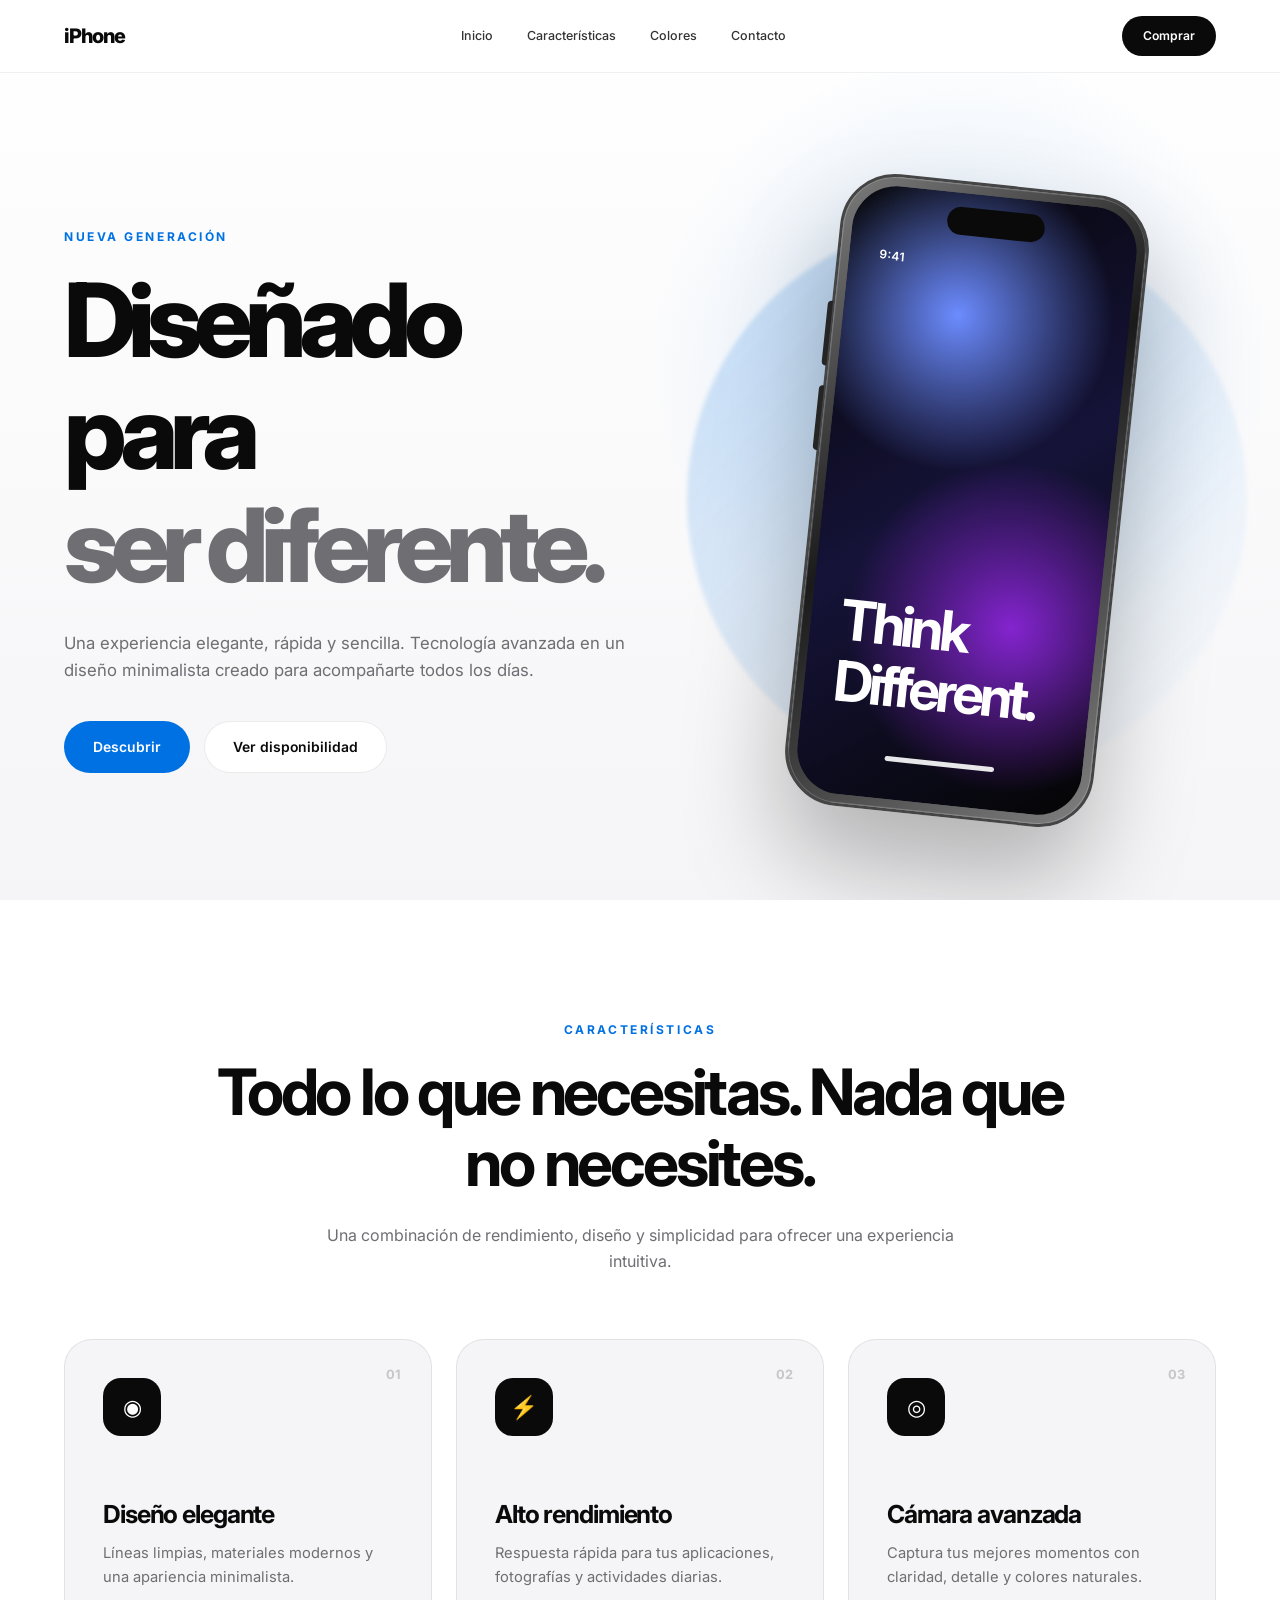
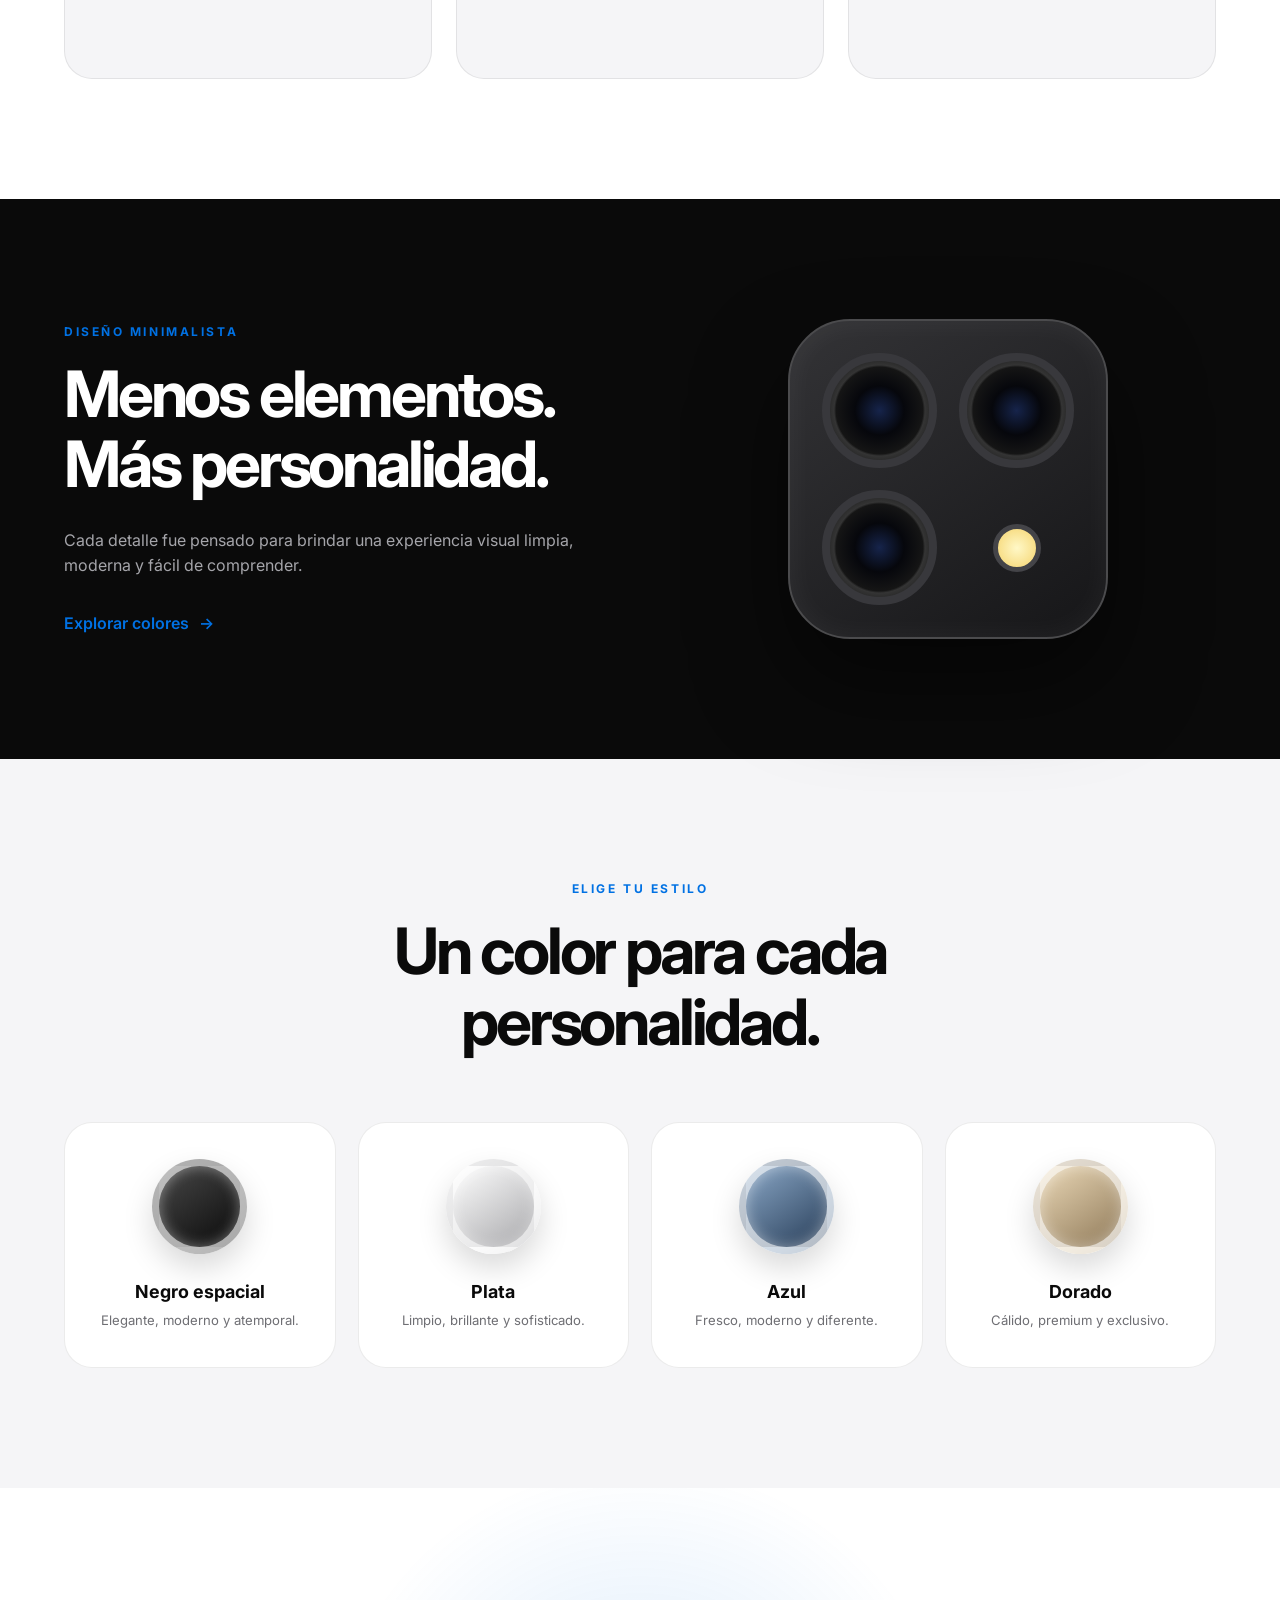
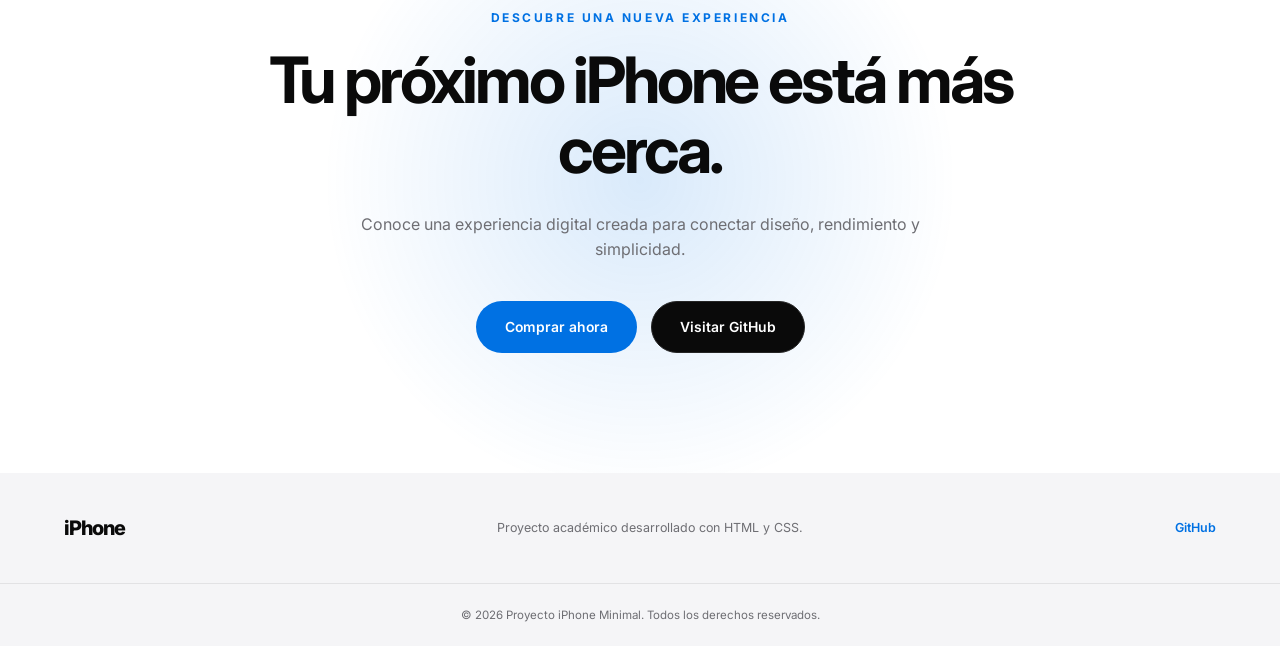
<file: index.html>
<!DOCTYPE html>
<html lang="es">

<head>
    <meta charset="UTF-8">

    <meta
        name="viewport"
        content="width=device-width, initial-scale=1.0"
    >

    <meta
        name="description"
        content="Página web minimalista de presentación de iPhone desarrollada con HTML y CSS."
    >

    <title>iPhone | Diseño minimalista</title>

    <!-- Tipografía -->
    <link rel="preconnect" href="https://fonts.googleapis.com">

    <link
        rel="preconnect"
        href="https://fonts.gstatic.com"
        crossorigin
    >

    <link
        href="https://fonts.googleapis.com/css2?family=Inter:wght@400;500;600;700;800&display=swap"
        rel="stylesheet"
    >

    <!-- Conexión correcta con el CSS -->
    <link rel="stylesheet" href="css/estilos.css">
</head>

<body>

    <!-- Encabezado -->
    <header class="encabezado">

        <div class="contenedor navegacion">

            <a href="#inicio" class="logo">
                iPhone
            </a>

            <nav class="menu">
                <a href="#inicio">Inicio</a>
                <a href="#caracteristicas">Características</a>
                <a href="#colores">Colores</a>
                <a href="#contacto">Contacto</a>
            </nav>

            <a href="#comprar" class="boton boton-pequeno">
                Comprar
            </a>

        </div>

    </header>


    <main>

        <!-- Portada -->
        <section class="hero" id="inicio">

            <div class="contenedor contenido-hero">

                <div class="texto-hero">

                    <p class="etiqueta">
                        NUEVA GENERACIÓN
                    </p>

                    <h1>
                        Diseñado para
                        <span>ser diferente.</span>
                    </h1>

                    <p class="descripcion">
                        Una experiencia elegante, rápida y sencilla.
                        Tecnología avanzada en un diseño minimalista
                        creado para acompañarte todos los días.
                    </p>

                    <div class="botones">

                        <a href="#caracteristicas" class="boton boton-principal">
                            Descubrir
                        </a>

                        <a href="#comprar" class="boton boton-secundario">
                            Ver disponibilidad
                        </a>

                    </div>

                </div>


                <!-- iPhone creado únicamente con CSS -->
                <div class="contenedor-telefono">

                    <div class="circulo-fondo"></div>

                    <div class="telefono">

                        <div class="boton-lateral boton-volumen-uno"></div>
                        <div class="boton-lateral boton-volumen-dos"></div>

                        <div class="pantalla">

                            <div class="isla-dinamica"></div>

                            <div class="contenido-pantalla">

                                <span>9:41</span>

                                <h2>
                                    Think<br>
                                    Different.
                                </h2>

                                <div class="linea-pantalla"></div>

                            </div>

                        </div>

                    </div>

                </div>

            </div>

        </section>


        <!-- Características -->
        <section class="seccion caracteristicas" id="caracteristicas">

            <div class="contenedor">

                <div class="encabezado-seccion">

                    <p class="etiqueta">
                        CARACTERÍSTICAS
                    </p>

                    <h2>
                        Todo lo que necesitas.
                        Nada que no necesites.
                    </h2>

                    <p>
                        Una combinación de rendimiento, diseño y simplicidad
                        para ofrecer una experiencia intuitiva.
                    </p>

                </div>


                <div class="cuadricula-tarjetas">

                    <article class="tarjeta">

                        <span class="numero">01</span>

                        <div class="icono">◉</div>

                        <h3>Diseño elegante</h3>

                        <p>
                            Líneas limpias, materiales modernos y una
                            apariencia minimalista.
                        </p>

                    </article>


                    <article class="tarjeta">

                        <span class="numero">02</span>

                        <div class="icono">⚡</div>

                        <h3>Alto rendimiento</h3>

                        <p>
                            Respuesta rápida para tus aplicaciones,
                            fotografías y actividades diarias.
                        </p>

                    </article>


                    <article class="tarjeta">

                        <span class="numero">03</span>

                        <div class="icono">◎</div>

                        <h3>Cámara avanzada</h3>

                        <p>
                            Captura tus mejores momentos con claridad,
                            detalle y colores naturales.
                        </p>

                    </article>

                </div>

            </div>

        </section>


        <!-- Diseño -->
        <section class="seccion seccion-diseno">

            <div class="contenedor bloque-diseno">

                <div class="informacion-diseno">

                    <p class="etiqueta">
                        DISEÑO MINIMALISTA
                    </p>

                    <h2>
                        Menos elementos.<br>
                        Más personalidad.
                    </h2>

                    <p>
                        Cada detalle fue pensado para brindar una experiencia
                        visual limpia, moderna y fácil de comprender.
                    </p>

                    <a href="#colores" class="enlace">
                        Explorar colores
                        <span>→</span>
                    </a>

                </div>


                <div class="representacion-camaras">

                    <div class="modulo-camara">

                        <div class="camara"></div>
                        <div class="camara"></div>
                        <div class="camara"></div>

                        <div class="flash"></div>

                    </div>

                </div>

            </div>

        </section>


        <!-- Colores -->
        <section class="seccion colores" id="colores">

            <div class="contenedor">

                <div class="encabezado-seccion">

                    <p class="etiqueta">
                        ELIGE TU ESTILO
                    </p>

                    <h2>
                        Un color para cada personalidad.
                    </h2>

                </div>


                <div class="lista-colores">

                    <article class="opcion-color">

                        <div class="muestra muestra-negra"></div>

                        <h3>Negro espacial</h3>

                        <p>
                            Elegante, moderno y atemporal.
                        </p>

                    </article>


                    <article class="opcion-color">

                        <div class="muestra muestra-plata"></div>

                        <h3>Plata</h3>

                        <p>
                            Limpio, brillante y sofisticado.
                        </p>

                    </article>


                    <article class="opcion-color">

                        <div class="muestra muestra-azul"></div>

                        <h3>Azul</h3>

                        <p>
                            Fresco, moderno y diferente.
                        </p>

                    </article>


                    <article class="opcion-color">

                        <div class="muestra muestra-dorado"></div>

                        <h3>Dorado</h3>

                        <p>
                            Cálido, premium y exclusivo.
                        </p>

                    </article>

                </div>

            </div>

        </section>


        <!-- Llamado a la acción -->
        <section class="seccion llamada-accion" id="comprar">

            <div class="contenedor contenido-llamada">

                <p class="etiqueta">
                    DESCUBRE UNA NUEVA EXPERIENCIA
                </p>

                <h2>
                    Tu próximo iPhone está más cerca.
                </h2>

                <p>
                    Conoce una experiencia digital creada para conectar
                    diseño, rendimiento y simplicidad.
                </p>

                <div class="botones botones-centrados">

                    <a href="#" class="boton boton-principal">
                        Comprar ahora
                    </a>

                    <!-- Botón solicitado para GitHub -->
                    <a
                        href="https://github.com/TU-USUARIO/TU-REPOSITORIO"
                        target="_blank"
                        rel="noopener noreferrer"
                        class="boton boton-github"
                    >
                        Visitar GitHub
                    </a>

                </div>

            </div>

        </section>

    </main>


    <!-- Pie de página -->
    <footer class="pie-pagina" id="contacto">

        <div class="contenedor contenido-pie">

            <a href="#inicio" class="logo">
                iPhone
            </a>

            <p>
                Proyecto académico desarrollado con HTML y CSS.
            </p>

            <a
                href="https://github.com"
                target="_blank"
                rel="noopener noreferrer"
            >
                GitHub
            </a>

        </div>

        <div class="derechos">
            <p>
                © 2026 Proyecto iPhone Minimal. Todos los derechos reservados.
            </p>
        </div>

    </footer>

</body>

</html>
</file>
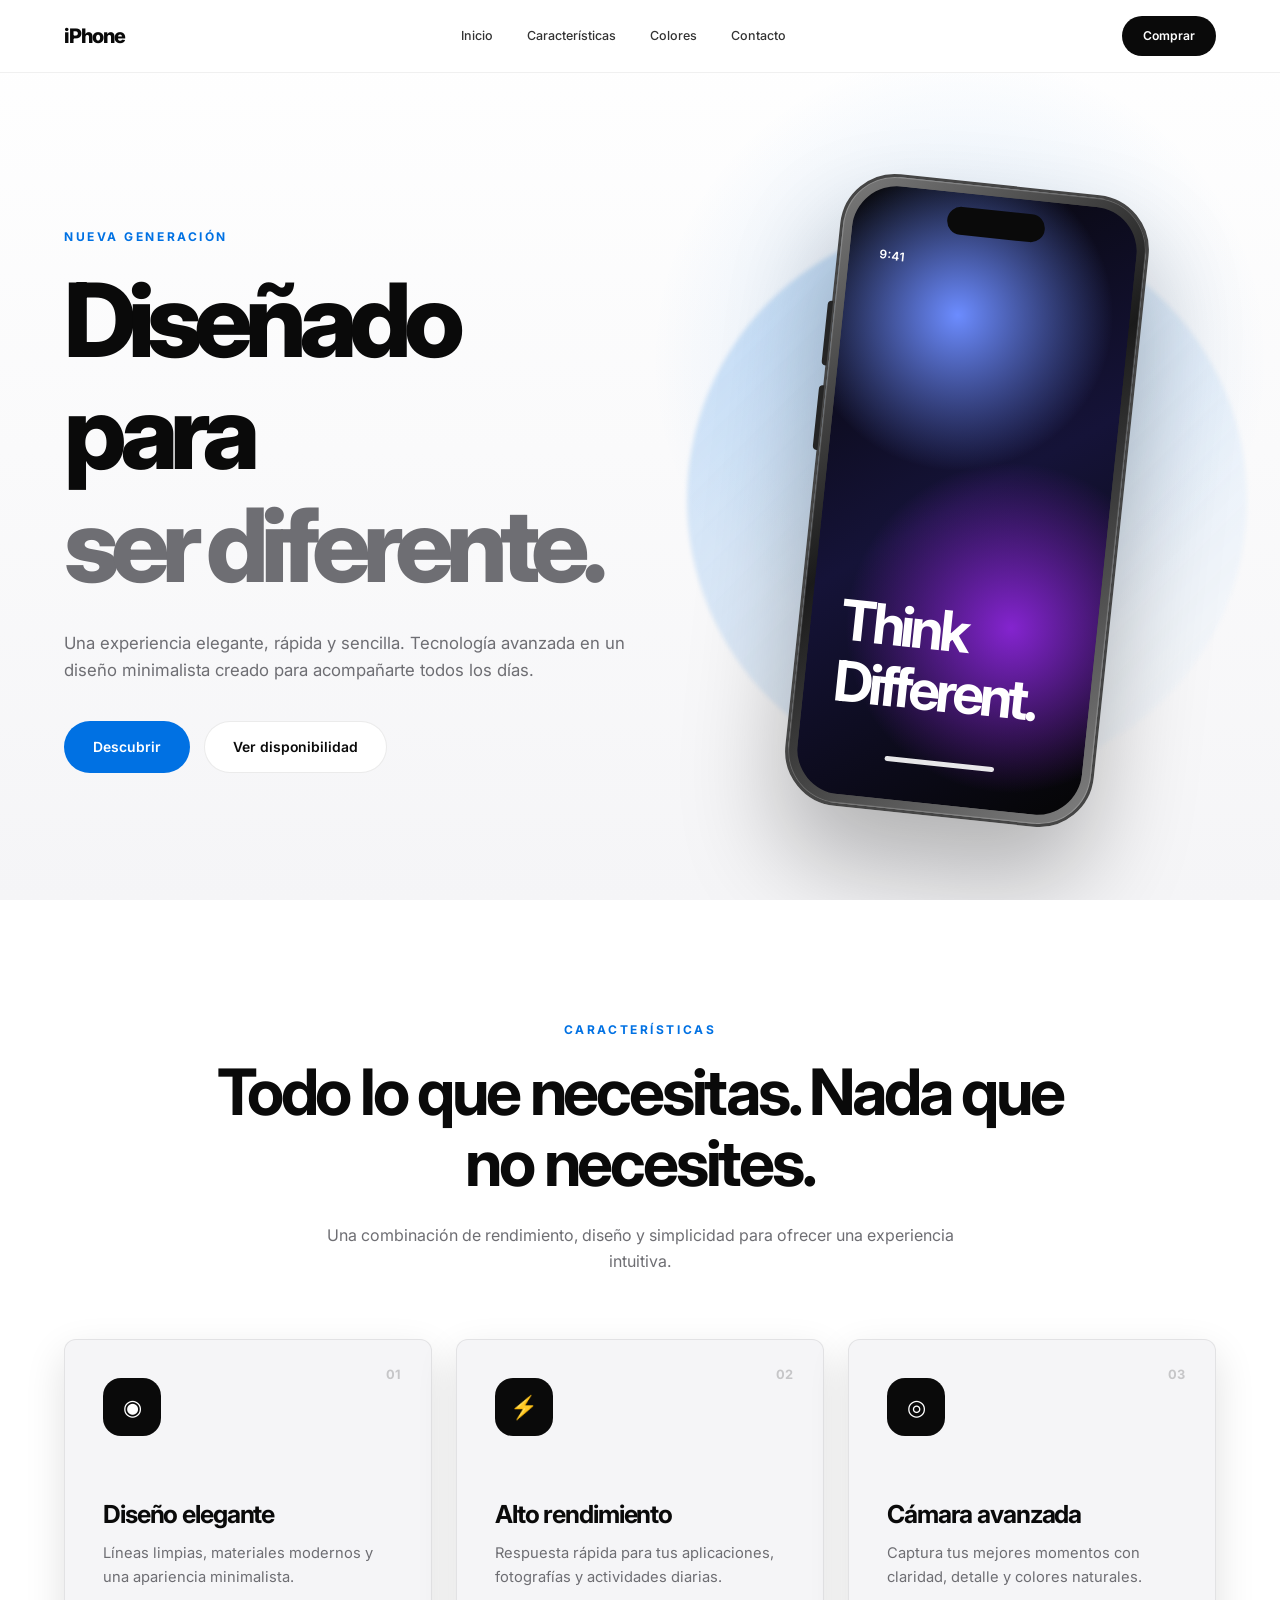
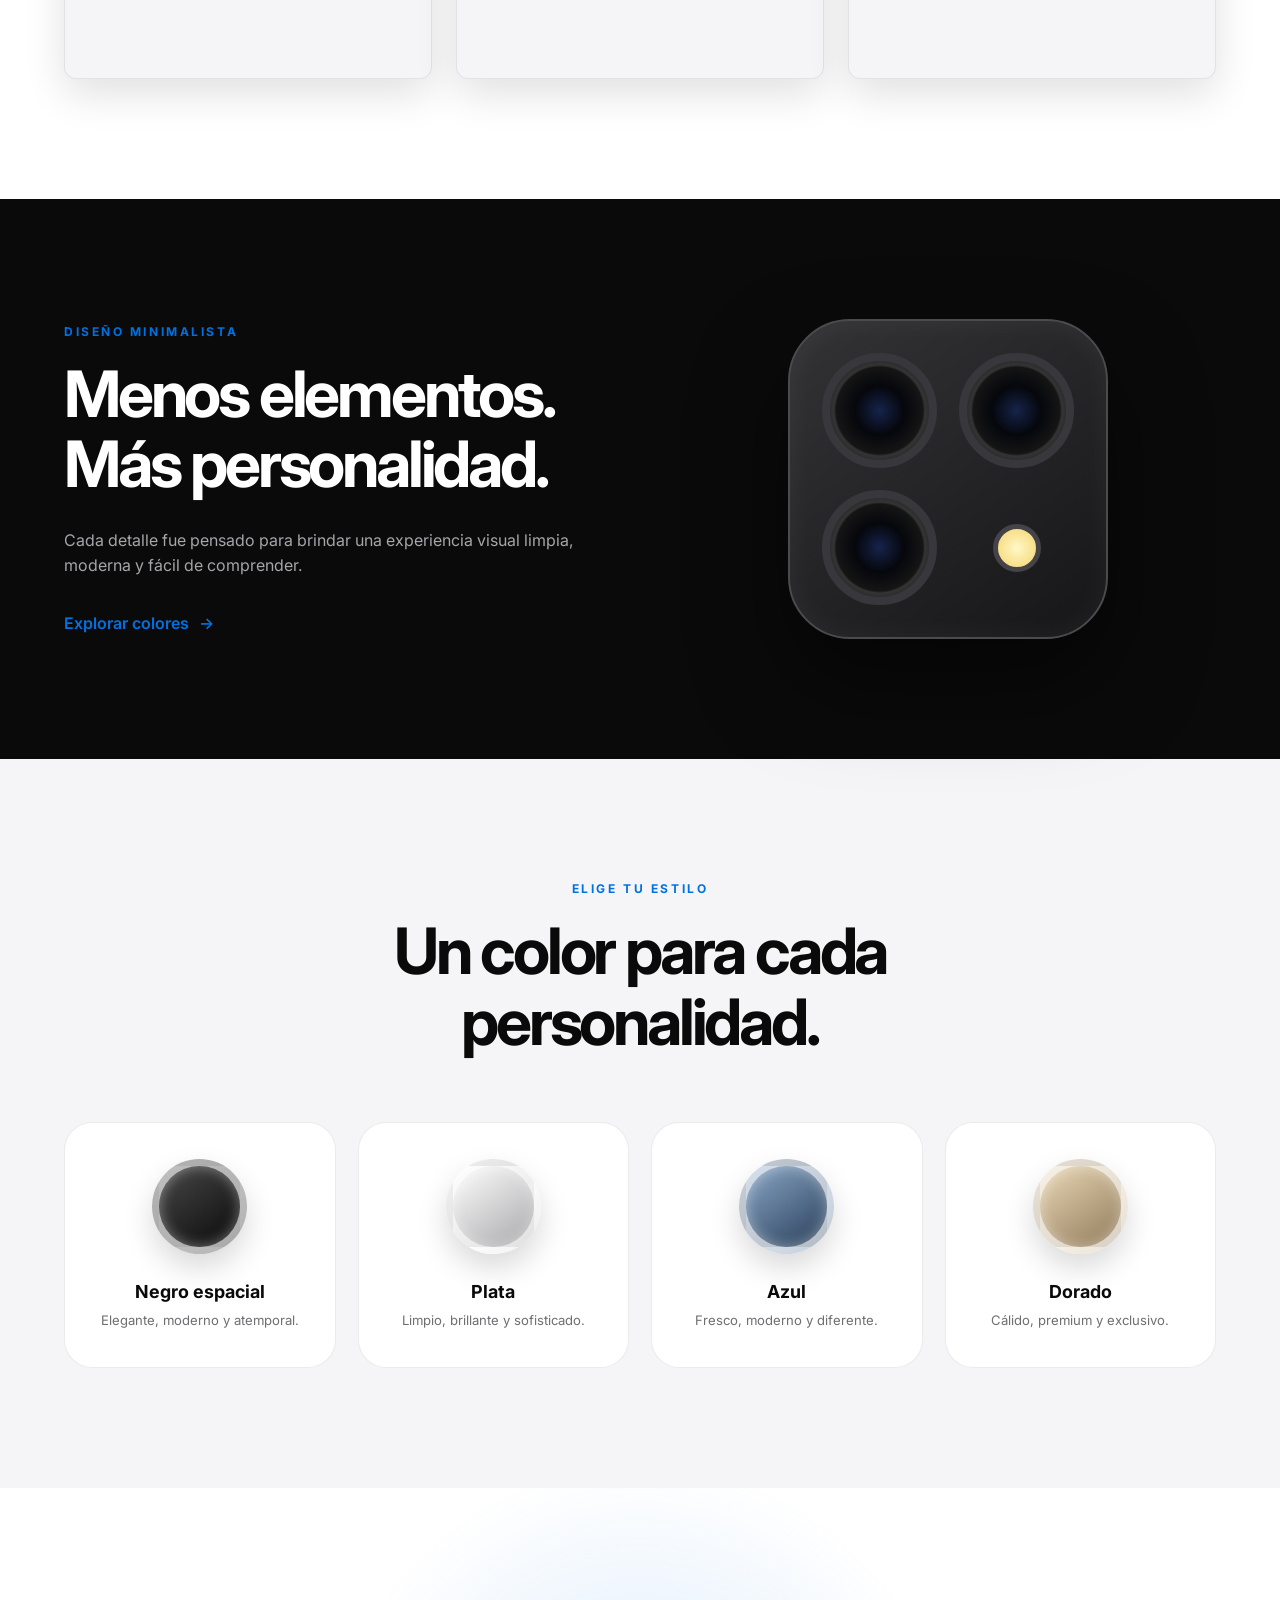
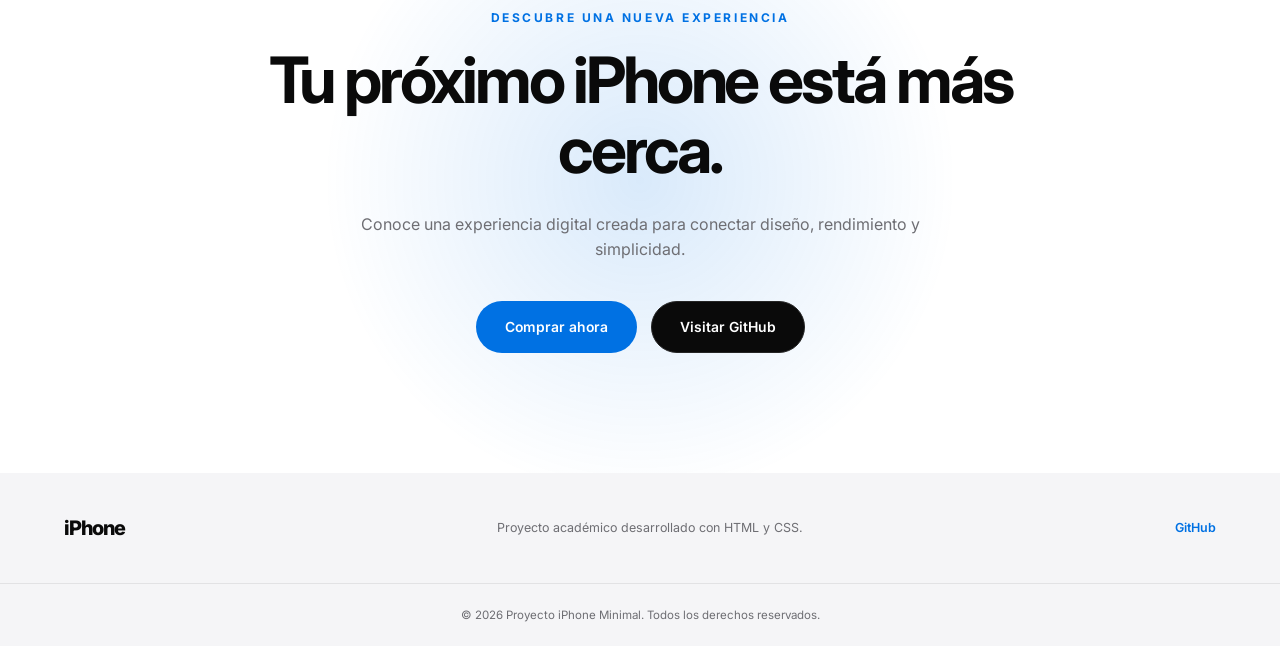
<file: index 22.14.45.html>
<!DOCTYPE html>
<html lang="es">

<head>
    <meta charset="UTF-8">

    <meta
        name="viewport"
        content="width=device-width, initial-scale=1.0"
    >

    <meta
        name="description"
        content="Página web minimalista de presentación de iPhone desarrollada con HTML y CSS."
    >

    <title>iPhone | Diseño minimalista</title>

    <!-- Tipografía -->
    <link rel="preconnect" href="https://fonts.googleapis.com">

    <link
        rel="preconnect"
        href="https://fonts.gstatic.com"
        crossorigin
    >

    <link
        href="https://fonts.googleapis.com/css2?family=Inter:wght@400;500;600;700;800&display=swap"
        rel="stylesheet"
    >

    <!-- Conexión correcta con el CSS -->
    <link rel="stylesheet" href="./CSS/estilos.css">
</head>

<body>

    <!-- Encabezado -->
    <header class="encabezado">

        <div class="contenedor navegacion">

            <a href="#inicio" class="logo">
                iPhone
            </a>

            <nav class="menu">
                <a href="#inicio">Inicio</a>
                <a href="#caracteristicas">Características</a>
                <a href="#colores">Colores</a>
                <a href="#contacto">Contacto</a>
            </nav>

            <a href="#comprar" class="boton boton-pequeno">
                Comprar
            </a>

        </div>

    </header>


    <main>

        <!-- Portada -->
        <section class="hero" id="inicio">

            <div class="contenedor contenido-hero">

                <div class="texto-hero">

                    <p class="etiqueta">
                        NUEVA GENERACIÓN
                    </p>

                    <h1>
                        Diseñado para
                        <span>ser diferente.</span>
                    </h1>

                    <p class="descripcion">
                        Una experiencia elegante, rápida y sencilla.
                        Tecnología avanzada en un diseño minimalista
                        creado para acompañarte todos los días.
                    </p>

                    <div class="botones">

                        <a href="#caracteristicas" class="boton boton-principal">
                            Descubrir
                        </a>

                        <a href="#comprar" class="boton boton-secundario">
                            Ver disponibilidad
                        </a>

                    </div>

                </div>


                <!-- iPhone creado únicamente con CSS -->
                <div class="contenedor-telefono">

                    <div class="circulo-fondo"></div>

                    <div class="telefono">

                        <div class="boton-lateral boton-volumen-uno"></div>
                        <div class="boton-lateral boton-volumen-dos"></div>

                        <div class="pantalla">

                            <div class="isla-dinamica"></div>

                            <div class="contenido-pantalla">

                                <span>9:41</span>

                                <h2>
                                    Think<br>
                                    Different.
                                </h2>

                                <div class="linea-pantalla"></div>

                            </div>

                        </div>

                    </div>

                </div>

            </div>

        </section>


        <!-- Características -->
        <section class="seccion caracteristicas" id="caracteristicas">

            <div class="contenedor">

                <div class="encabezado-seccion">

                    <p class="etiqueta">
                        CARACTERÍSTICAS
                    </p>

                    <h2>
                        Todo lo que necesitas.
                        Nada que no necesites.
                    </h2>

                    <p>
                        Una combinación de rendimiento, diseño y simplicidad
                        para ofrecer una experiencia intuitiva.
                    </p>

                </div>


                <div class="cuadricula-tarjetas">

                    <article class="tarjeta">

                        <span class="numero">01</span>

                        <div class="icono">◉</div>

                        <h3>Diseño elegante</h3>

                        <p>
                            Líneas limpias, materiales modernos y una
                            apariencia minimalista.
                        </p>

                    </article>


                    <article class="tarjeta">

                        <span class="numero">02</span>

                        <div class="icono">⚡</div>

                        <h3>Alto rendimiento</h3>

                        <p>
                            Respuesta rápida para tus aplicaciones,
                            fotografías y actividades diarias.
                        </p>

                    </article>


                    <article class="tarjeta">

                        <span class="numero">03</span>

                        <div class="icono">◎</div>

                        <h3>Cámara avanzada</h3>

                        <p>
                            Captura tus mejores momentos con claridad,
                            detalle y colores naturales.
                        </p>

                    </article>

                </div>

            </div>

        </section>


        <!-- Diseño -->
        <section class="seccion seccion-diseno">

            <div class="contenedor bloque-diseno">

                <div class="informacion-diseno">

                    <p class="etiqueta">
                        DISEÑO MINIMALISTA
                    </p>

                    <h2>
                        Menos elementos.<br>
                        Más personalidad.
                    </h2>

                    <p>
                        Cada detalle fue pensado para brindar una experiencia
                        visual limpia, moderna y fácil de comprender.
                    </p>

                    <a href="#colores" class="enlace">
                        Explorar colores
                        <span>→</span>
                    </a>

                </div>


                <div class="representacion-camaras">

                    <div class="modulo-camara">

                        <div class="camara"></div>
                        <div class="camara"></div>
                        <div class="camara"></div>

                        <div class="flash"></div>

                    </div>

                </div>

            </div>

        </section>


        <!-- Colores -->
        <section class="seccion colores" id="colores">

            <div class="contenedor">

                <div class="encabezado-seccion">

                    <p class="etiqueta">
                        ELIGE TU ESTILO
                    </p>

                    <h2>
                        Un color para cada personalidad.
                    </h2>

                </div>


                <div class="lista-colores">

                    <article class="opcion-color">

                        <div class="muestra muestra-negra"></div>

                        <h3>Negro espacial</h3>

                        <p>
                            Elegante, moderno y atemporal.
                        </p>

                    </article>


                    <article class="opcion-color">

                        <div class="muestra muestra-plata"></div>

                        <h3>Plata</h3>

                        <p>
                            Limpio, brillante y sofisticado.
                        </p>

                    </article>


                    <article class="opcion-color">

                        <div class="muestra muestra-azul"></div>

                        <h3>Azul</h3>

                        <p>
                            Fresco, moderno y diferente.
                        </p>

                    </article>


                    <article class="opcion-color">

                        <div class="muestra muestra-dorado"></div>

                        <h3>Dorado</h3>

                        <p>
                            Cálido, premium y exclusivo.
                        </p>

                    </article>

                </div>

            </div>

        </section>


        <!-- Llamado a la acción -->
        <section class="seccion llamada-accion" id="comprar">

            <div class="contenedor contenido-llamada">

                <p class="etiqueta">
                    DESCUBRE UNA NUEVA EXPERIENCIA
                </p>

                <h2>
                    Tu próximo iPhone está más cerca.
                </h2>

                <p>
                    Conoce una experiencia digital creada para conectar
                    diseño, rendimiento y simplicidad.
                </p>

                <div class="botones botones-centrados">

                    <a href="#" class="boton boton-principal">
                        Comprar ahora
                    </a>

                    <!-- Botón solicitado para GitHub -->
                    <a
                        href="https://github.com/TU-USUARIO/TU-REPOSITORIO"
                        target="_blank"
                        rel="noopener noreferrer"
                        class="boton boton-github"
                    >
                        Visitar GitHub
                    </a>

                </div>

            </div>

        </section>

    </main>


    <!-- Pie de página -->
    <footer class="pie-pagina" id="contacto">

        <div class="contenedor contenido-pie">

            <a href="#inicio" class="logo">
                iPhone
            </a>

            <p>
                Proyecto académico desarrollado con HTML y CSS.
            </p>

            <a
                href="https://github.com"
                target="_blank"
                rel="noopener noreferrer"
            >
                GitHub
            </a>

        </div>

        <div class="derechos">
            <p>
                © 2026 Proyecto iPhone Minimal. Todos los derechos reservados.
            </p>
        </div>

    </footer>

</body>

</html>
</file>
<file: css/estilos.css>
/* =========================================
   VARIABLES Y CONFIGURACIÓN GENERAL
========================================= */

:root {
    --negro: #0a0a0a;
    --negro-suave: #161616;
    --gris-oscuro: #252525;
    --gris: #6e6e73;
    --gris-claro: #f5f5f7;
    --blanco: #ffffff;

    /*
       CAMBIO 1 PARA EL COMPAÑERO 1:
       Cambiar el color principal azul por otro color.
       Rama recomendada: cambio-color-principal
    */
    --acento: #0071e3;

    --acento-oscuro: #0059b3;
    --borde: rgba(0, 0, 0, 0.08);
    --sombra: 0 30px 80px rgba(0, 0, 0, 0.12);
}

* {
    margin: 0;
    padding: 0;
    box-sizing: border-box;
}

html {
    scroll-behavior: smooth;
}

body {
    overflow-x: hidden;
    background-color: var(--blanco);
    color: var(--negro);
    font-family: "Inter", sans-serif;
    line-height: 1.6;
}

a {
    color: inherit;
    text-decoration: none;
}

button,
input {
    font: inherit;
}

.contenedor {
    width: min(90%, 1200px);
    margin: 0 auto;
}

.seccion {
    padding: 120px 0;
}

.etiqueta {
    margin-bottom: 18px;
    color: var(--acento);
    font-size: 0.75rem;
    font-weight: 700;
    letter-spacing: 0.16rem;
    text-transform: uppercase;
}

h1,
h2,
h3 {
    line-height: 1.1;
}

h2 {
    font-size: clamp(2.5rem, 5vw, 4.6rem);
    letter-spacing: -0.2rem;
}

p {
    color: var(--gris);
}


/* =========================================
   BOTONES
========================================= */

.boton {
    display: inline-flex;
    align-items: center;
    justify-content: center;
    min-height: 52px;
    padding: 0 28px;
    border: 1px solid transparent;
    border-radius: 999px;
    font-size: 0.87rem;
    font-weight: 600;
    cursor: pointer;
    transition:
        transform 0.3s ease,
        background-color 0.3s ease,
        color 0.3s ease,
        box-shadow 0.3s ease;
}

.boton-principal {
    background-color: var(--acento);
    color: var(--blanco);
}

/*
   CAMBIO 2 PARA EL COMPAÑERO 2:
   Mejorar el efecto hover del botón principal.
   Puede agregar scale, sombra o cambiar el color.
   Rama recomendada: cambio-hover-boton
*/
.boton-principal:hover {
    background-color: var(--acento-oscuro);
    transform: translateY(-2px);
}

.boton-secundario {
    border-color: var(--borde);
    background-color: var(--blanco);
    color: var(--negro);
}

.boton-secundario:hover {
    background-color: var(--gris-claro);
    transform: translateY(-2px);
}

.boton-github {
    border-color: var(--gris-oscuro);
    background-color: var(--negro);
    color: var(--blanco);
}

.boton-github:hover {
    background-color: var(--gris-oscuro);
    transform: translateY(-2px);
}

.boton-pequeno {
    min-height: 40px;
    padding: 0 20px;
    background-color: var(--negro);
    color: var(--blanco);
    font-size: 0.76rem;
}


/* =========================================
   ENCABEZADO
========================================= */

.encabezado {
    position: fixed;
    top: 0;
    left: 0;
    z-index: 1000;
    width: 100%;
    border-bottom: 1px solid rgba(0, 0, 0, 0.06);
    background-color: rgba(255, 255, 255, 0.82);
    backdrop-filter: blur(20px);
}

.navegacion {
    display: flex;
    align-items: center;
    justify-content: space-between;
    min-height: 72px;
}

.logo {
    color: var(--negro);
    font-size: 1.25rem;
    font-weight: 800;
    letter-spacing: -0.06rem;
}

.menu {
    display: flex;
    align-items: center;
    gap: 34px;
}

.menu a {
    color: #333333;
    font-size: 0.78rem;
    font-weight: 500;
    transition: color 0.3s ease;
}

.menu a:hover {
    color: var(--acento);
}


/* =========================================
   PORTADA
========================================= */

.hero {
    display: flex;
    align-items: center;
    min-height: 100vh;
    padding-top: 100px;
    overflow: hidden;
    background:
        radial-gradient(
            circle at 75% 40%,
            rgba(0, 113, 227, 0.14),
            transparent 28%
        ),
        linear-gradient(
            180deg,
            #ffffff 0%,
            #f5f5f7 100%
        );
}

.contenido-hero {
    display: grid;
    grid-template-columns: 1fr 0.85fr;
    gap: 70px;
    align-items: center;
}

.texto-hero h1 {
    max-width: 780px;
    font-size: clamp(4.2rem, 8vw, 7.7rem);
    font-weight: 800;
    letter-spacing: -0.5rem;
}

.texto-hero h1 span {
    display: block;
    color: var(--gris);
}

.descripcion {
    max-width: 610px;
    margin-top: 28px;
    font-size: 1.05rem;
}

.botones {
    display: flex;
    flex-wrap: wrap;
    gap: 14px;
    margin-top: 38px;
}


/* =========================================
   IPHONE CREADO CON CSS
========================================= */

.contenedor-telefono {
    position: relative;
    display: flex;
    align-items: center;
    justify-content: center;
    min-height: 660px;
}

.circulo-fondo {
    position: absolute;
    width: 560px;
    height: 560px;
    border-radius: 50%;
    background:
        linear-gradient(
            135deg,
            rgba(0, 113, 227, 0.2),
            rgba(255, 255, 255, 0.3)
        );
    filter: blur(2px);
}

.telefono {
    position: relative;
    z-index: 2;
    width: 310px;
    height: 635px;
    padding: 9px;
    border: 3px solid #454545;
    border-radius: 55px;
    background:
        linear-gradient(
            135deg,
            #7b7b7b,
            #1a1a1a 45%,
            #808080
        );
    box-shadow:
        0 55px 100px rgba(0, 0, 0, 0.28),
        inset 0 0 0 1px rgba(255, 255, 255, 0.2);
    transform: rotate(6deg);
}

.pantalla {
    position: relative;
    width: 100%;
    height: 100%;
    overflow: hidden;
    border-radius: 45px;
    background:
        radial-gradient(
            circle at 40% 20%,
            #6c8cff,
            transparent 30%
        ),
        radial-gradient(
            circle at 70% 70%,
            #8424cf,
            transparent 35%
        ),
        linear-gradient(
            145deg,
            #050505,
            #151338 50%,
            #050505
        );
}

.isla-dinamica {
    position: absolute;
    top: 14px;
    left: 50%;
    width: 98px;
    height: 28px;
    border-radius: 30px;
    background-color: var(--negro);
    transform: translateX(-50%);
}

.contenido-pantalla {
    display: flex;
    flex-direction: column;
    height: 100%;
    padding: 60px 30px 38px;
    color: var(--blanco);
}

.contenido-pantalla > span {
    font-size: 0.75rem;
    font-weight: 600;
}

.contenido-pantalla h2 {
    margin-top: auto;
    color: var(--blanco);
    font-size: 3.5rem;
    letter-spacing: -0.25rem;
}

.linea-pantalla {
    width: 110px;
    height: 5px;
    margin: 38px auto 0;
    border-radius: 10px;
    background-color: rgba(255, 255, 255, 0.9);
}

.boton-lateral {
    position: absolute;
    left: -7px;
    width: 5px;
    border-radius: 4px 0 0 4px;
    background-color: #252525;
}

.boton-volumen-uno {
    top: 130px;
    height: 65px;
}

.boton-volumen-dos {
    top: 215px;
    height: 65px;
}


/* =========================================
   CARACTERÍSTICAS
========================================= */

.caracteristicas {
    background-color: var(--blanco);
}

.encabezado-seccion {
    max-width: 850px;
    margin: 0 auto 65px;
    text-align: center;
}

.encabezado-seccion p:last-child {
    max-width: 650px;
    margin: 25px auto 0;
}

.cuadricula-tarjetas {
    display: grid;
    grid-template-columns: repeat(3, 1fr);
    gap: 24px;
}

/*
   CAMBIO 3 PARA EL COMPAÑERO 3:
   Modificar el diseño de las tarjetas.
   Puede cambiar border-radius, sombra o fondo.
   Rama recomendada: cambio-diseno-tarjetas
*/
.tarjeta {
    position: relative;
    min-height: 340px;
    padding: 38px;
    overflow: hidden;
    border: 1px solid var(--borde);
    border-radius: 28px;
    background-color: var(--gris-claro);
    transition:
        transform 0.3s ease,
        box-shadow 0.3s ease;
}

.tarjeta:hover {
    box-shadow: var(--sombra);
    transform: translateY(-8px);
}

.numero {
    position: absolute;
    top: 25px;
    right: 30px;
    color: #c6c6c8;
    font-size: 0.8rem;
    font-weight: 700;
}

.icono {
    display: flex;
    align-items: center;
    justify-content: center;
    width: 58px;
    height: 58px;
    margin-bottom: 65px;
    border-radius: 18px;
    background-color: var(--negro);
    color: var(--blanco);
    font-size: 1.4rem;
}

.tarjeta h3 {
    margin-bottom: 14px;
    font-size: 1.55rem;
    letter-spacing: -0.07rem;
}

.tarjeta p {
    font-size: 0.92rem;
}


/* =========================================
   DISEÑO Y CÁMARAS
========================================= */

.seccion-diseno {
    background-color: var(--negro);
    color: var(--blanco);
}

.bloque-diseno {
    display: grid;
    grid-template-columns: 1fr 1fr;
    gap: 80px;
    align-items: center;
}

.informacion-diseno h2 {
    color: var(--blanco);
}

.informacion-diseno > p:not(.etiqueta) {
    max-width: 560px;
    margin-top: 28px;
    color: #a5a5aa;
}

.enlace {
    display: inline-flex;
    align-items: center;
    gap: 10px;
    margin-top: 32px;
    color: var(--acento);
    font-weight: 600;
}

.enlace span {
    transition: transform 0.3s ease;
}

.enlace:hover span {
    transform: translateX(5px);
}

.representacion-camaras {
    display: flex;
    align-items: center;
    justify-content: center;
}

.modulo-camara {
    display: grid;
    grid-template-columns: repeat(2, 115px);
    gap: 22px;
    padding: 32px;
    border: 2px solid #4b4b4d;
    border-radius: 62px;
    background:
        linear-gradient(
            145deg,
            #333336,
            #161618
        );
    box-shadow:
        0 45px 90px rgba(0, 0, 0, 0.5),
        inset 0 0 30px rgba(255, 255, 255, 0.05);
}

.camara {
    width: 115px;
    height: 115px;
    border: 8px solid #38383c;
    border-radius: 50%;
    background:
        radial-gradient(
            circle,
            #16244b 0%,
            #06070c 35%,
            #151515 62%,
            #343434 65%,
            #050505 100%
        );
}

.flash {
    align-self: center;
    justify-self: center;
    width: 48px;
    height: 48px;
    border: 5px solid #444448;
    border-radius: 50%;
    background:
        radial-gradient(
            circle,
            #fff8c7,
            #f5d46e
        );
}


/* =========================================
   COLORES
========================================= */

.colores {
    background-color: var(--gris-claro);
}

.lista-colores {
    display: grid;
    grid-template-columns: repeat(4, 1fr);
    gap: 22px;
}

.opcion-color {
    padding: 36px 25px;
    border: 1px solid var(--borde);
    border-radius: 28px;
    background-color: var(--blanco);
    text-align: center;
    transition: transform 0.3s ease;
}

.opcion-color:hover {
    transform: translateY(-7px);
}

.muestra {
    width: 95px;
    height: 95px;
    margin: 0 auto 28px;
    border: 7px solid rgba(255, 255, 255, 0.65);
    border-radius: 50%;
    box-shadow:
        0 14px 30px rgba(0, 0, 0, 0.15),
        inset 0 0 14px rgba(255, 255, 255, 0.4);
}

.muestra-negra {
    background:
        linear-gradient(
            145deg,
            #484848,
            #090909
        );
}

.muestra-plata {
    background:
        linear-gradient(
            145deg,
            #ffffff,
            #a7a7aa
        );
}

.muestra-azul {
    background:
        linear-gradient(
            145deg,
            #8aa7c6,
            #273d58
        );
}

.muestra-dorado {
    background:
        linear-gradient(
            145deg,
            #ead8b7,
            #8f7958
        );
}

.opcion-color h3 {
    margin-bottom: 8px;
    font-size: 1.12rem;
}

.opcion-color p {
    font-size: 0.82rem;
}


/* =========================================
   LLAMADA A LA ACCIÓN
========================================= */

.llamada-accion {
    background:
        radial-gradient(
            circle at center,
            rgba(0, 113, 227, 0.15),
            transparent 45%
        ),
        var(--blanco);
}

.contenido-llamada {
    max-width: 900px;
    text-align: center;
}

.contenido-llamada h2 {
    margin: 0 auto;
}

.contenido-llamada > p:not(.etiqueta) {
    max-width: 650px;
    margin: 26px auto 0;
}

.botones-centrados {
    justify-content: center;
}


/* =========================================
   PIE DE PÁGINA
========================================= */

.pie-pagina {
    background-color: var(--gris-claro);
}

.contenido-pie {
    display: flex;
    align-items: center;
    justify-content: space-between;
    gap: 30px;
    min-height: 110px;
}

.contenido-pie p,
.contenido-pie > a:last-child {
    font-size: 0.78rem;
}

.contenido-pie > a:last-child {
    color: var(--acento);
    font-weight: 600;
}

.derechos {
    padding: 22px;
    border-top: 1px solid var(--borde);
    text-align: center;
}

.derechos p {
    font-size: 0.72rem;
}


/* =========================================
   RESPONSIVE PARA TABLET
========================================= */

@media (max-width: 950px) {

    .menu {
        display: none;
    }

    .contenido-hero {
        grid-template-columns: 1fr;
        padding-top: 100px;
        text-align: center;
    }

    .descripcion {
        margin-right: auto;
        margin-left: auto;
    }

    .botones {
        justify-content: center;
    }

    .texto-hero h1 {
        letter-spacing: -0.35rem;
    }

    .contenedor-telefono {
        min-height: 700px;
    }

    .cuadricula-tarjetas {
        grid-template-columns: 1fr;
    }

    .bloque-diseno {
        grid-template-columns: 1fr;
        text-align: center;
    }

    .informacion-diseno > p:not(.etiqueta) {
        margin-right: auto;
        margin-left: auto;
    }

    .lista-colores {
        grid-template-columns: repeat(2, 1fr);
    }
}


/* =========================================
   RESPONSIVE PARA CELULAR
========================================= */

@media (max-width: 600px) {

    .seccion {
        padding: 85px 0;
    }

    .navegacion {
        min-height: 65px;
    }

    .navegacion .boton {
        display: none;
    }

    .hero {
        padding-top: 75px;
    }

    .texto-hero h1 {
        font-size: 3.6rem;
        letter-spacing: -0.25rem;
    }

    .descripcion {
        font-size: 0.9rem;
    }

    .botones {
        flex-direction: column;
    }

    .botones .boton {
        width: 100%;
    }

    .contenedor-telefono {
        min-height: 590px;
    }

    .circulo-fondo {
        width: 390px;
        height: 390px;
    }

    .telefono {
        width: 245px;
        height: 505px;
        border-radius: 46px;
    }

    .pantalla {
        border-radius: 37px;
    }

    .contenido-pantalla h2 {
        font-size: 2.7rem;
    }

    h2 {
        font-size: 2.7rem;
        letter-spacing: -0.13rem;
    }

    .tarjeta {
        min-height: auto;
    }

    .modulo-camara {
        grid-template-columns: repeat(2, 85px);
        gap: 15px;
        padding: 25px;
        border-radius: 48px;
    }

    .camara {
        width: 85px;
        height: 85px;
    }

    .lista-colores {
        grid-template-columns: 1fr;
    }

    .contenido-pie {
        flex-direction: column;
        justify-content: center;
        padding: 35px 0;
        text-align: center;
    }
}
</file>
<file: CSS/estilos.css>
/* =========================================
   VARIABLES Y CONFIGURACIÓN GENERAL
========================================= */

:root {
    --negro: #0a0a0a;
    --negro-suave: #161616;
    --gris-oscuro: #252525;
    --gris: #6e6e73;
    --gris-claro: #f5f5f7;
    --blanco: #ffffff;

    /*
       CAMBIO 1 PARA EL COMPAÑERO 1:
       Cambiar el color principal azul por otro color.
       Rama recomendada: cambio-color-principal
    */
    --acento: #0071e3;

    --acento-oscuro: #0059b3;
    --borde: rgba(0, 0, 0, 0.08);
    --sombra: 0 30px 80px rgba(0, 0, 0, 0.12);
}

* {
    margin: 0;
    padding: 0;
    box-sizing: border-box;
}

html {
    scroll-behavior: smooth;
}

body {
    overflow-x: hidden;
    background-color: var(--blanco);
    color: var(--negro);
    font-family: "Inter", sans-serif;
    line-height: 1.6;
}

a {
    color: inherit;
    text-decoration: none;
}

button,
input {
    font: inherit;
}

.contenedor {
    width: min(90%, 1200px);
    margin: 0 auto;
}

.seccion {
    padding: 120px 0;
}

.etiqueta {
    margin-bottom: 18px;
    color: var(--acento);
    font-size: 0.75rem;
    font-weight: 700;
    letter-spacing: 0.16rem;
    text-transform: uppercase;
}

h1,
h2,
h3 {
    line-height: 1.1;
}

h2 {
    font-size: clamp(2.5rem, 5vw, 4.6rem);
    letter-spacing: -0.2rem;
}

p {
    color: var(--gris);
}


/* =========================================
   BOTONES
========================================= */

.boton {
    display: inline-flex;
    align-items: center;
    justify-content: center;
    min-height: 52px;
    padding: 0 28px;
    border: 1px solid transparent;
    border-radius: 999px;
    font-size: 0.87rem;
    font-weight: 600;
    cursor: pointer;
    transition:
        transform 0.3s ease,
        background-color 0.3s ease,
        color 0.3s ease,
        box-shadow 0.3s ease;
}

.boton-principal {
    background-color: var(--acento);
    color: var(--blanco);
}

/*
   CAMBIO 2 PARA EL COMPAÑERO 2:
   Mejorar el efecto hover del botón principal.
   Puede agregar scale, sombra o cambiar el color.
   Rama recomendada: cambio-hover-boton
*/
.boton-principal:hover {
    background-color: var(--acento-oscuro);
    transform: translateY(-4px) scale (1.03)
    box-shadow: 0 14px 30px rgba(0, 113, 22)
}

.boton-secundario {
    border-color: var(--borde);
    background-color: var(--blanco);
    color: var(--negro);
}

.boton-secundario:hover {
    background-color: var(--gris-claro);
    transform: translateY(-2px);
}

.boton-github {
    border-color: var(--gris-oscuro);
    background-color: var(--negro);
    color: var(--blanco);
}

.boton-github:hover {
    background-color: var(--gris-oscuro);
    transform: translateY(-2px);
}

.boton-pequeno {
    min-height: 40px;
    padding: 0 20px;
    background-color: var(--negro);
    color: var(--blanco);
    font-size: 0.76rem;
}


/* =========================================
   ENCABEZADO
========================================= */

.encabezado {
    position: fixed;
    top: 0;
    left: 0;
    z-index: 1000;
    width: 100%;
    border-bottom: 1px solid rgba(0, 0, 0, 0.06);
    background-color: rgba(255, 255, 255, 0.82);
    backdrop-filter: blur(20px);
}

.navegacion {
    display: flex;
    align-items: center;
    justify-content: space-between;
    min-height: 72px;
}

.logo {
    color: var(--negro);
    font-size: 1.25rem;
    font-weight: 800;
    letter-spacing: -0.06rem;
}

.menu {
    display: flex;
    align-items: center;
    gap: 34px;
}

.menu a {
    color: #333333;
    font-size: 0.78rem;
    font-weight: 500;
    transition: color 0.3s ease;
}

.menu a:hover {
    color: var(--acento);
}


/* =========================================
   PORTADA
========================================= */

.hero {
    display: flex;
    align-items: center;
    min-height: 100vh;
    padding-top: 100px;
    overflow: hidden;
    background:
        radial-gradient(
            circle at 75% 40%,
            rgba(0, 113, 227, 0.14),
            transparent 28%
        ),
        linear-gradient(
            180deg,
            #ffffff 0%,
            #f5f5f7 100%
        );
}

.contenido-hero {
    display: grid;
    grid-template-columns: 1fr 0.85fr;
    gap: 70px;
    align-items: center;
}

.texto-hero h1 {
    max-width: 780px;
    font-size: clamp(4.2rem, 8vw, 7.7rem);
    font-weight: 800;
    letter-spacing: -0.5rem;
}

.texto-hero h1 span {
    display: block;
    color: var(--gris);
}

.descripcion {
    max-width: 610px;
    margin-top: 28px;
    font-size: 1.05rem;
}

.botones {
    display: flex;
    flex-wrap: wrap;
    gap: 14px;
    margin-top: 38px;
}


/* =========================================
   IPHONE CREADO CON CSS
========================================= */

.contenedor-telefono {
    position: relative;
    display: flex;
    align-items: center;
    justify-content: center;
    min-height: 660px;
}

.circulo-fondo {
    position: absolute;
    width: 560px;
    height: 560px;
    border-radius: 50%;
    background:
        linear-gradient(
            135deg,
            rgba(0, 113, 227, 0.2),
            rgba(255, 255, 255, 0.3)
        );
    filter: blur(2px);
}

.telefono {
    position: relative;
    z-index: 2;
    width: 310px;
    height: 635px;
    padding: 9px;
    border: 3px solid #454545;
    border-radius: 55px;
    background:
        linear-gradient(
            135deg,
            #7b7b7b,
            #1a1a1a 45%,
            #808080
        );
    box-shadow:
        0 55px 100px rgba(0, 0, 0, 0.28),
        inset 0 0 0 1px rgba(255, 255, 255, 0.2);
    transform: rotate(6deg);
}

.pantalla {
    position: relative;
    width: 100%;
    height: 100%;
    overflow: hidden;
    border-radius: 45px;
    background:
        radial-gradient(
            circle at 40% 20%,
            #6c8cff,
            transparent 30%
        ),
        radial-gradient(
            circle at 70% 70%,
            #8424cf,
            transparent 35%
        ),
        linear-gradient(
            145deg,
            #050505,
            #151338 50%,
            #050505
        );
}

.isla-dinamica {
    position: absolute;
    top: 14px;
    left: 50%;
    width: 98px;
    height: 28px;
    border-radius: 30px;
    background-color: var(--negro);
    transform: translateX(-50%);
}

.contenido-pantalla {
    display: flex;
    flex-direction: column;
    height: 100%;
    padding: 60px 30px 38px;
    color: var(--blanco);
}

.contenido-pantalla > span {
    font-size: 0.75rem;
    font-weight: 600;
}

.contenido-pantalla h2 {
    margin-top: auto;
    color: var(--blanco);
    font-size: 3.5rem;
    letter-spacing: -0.25rem;
}

.linea-pantalla {
    width: 110px;
    height: 5px;
    margin: 38px auto 0;
    border-radius: 10px;
    background-color: rgba(255, 255, 255, 0.9);
}

.boton-lateral {
    position: absolute;
    left: -7px;
    width: 5px;
    border-radius: 4px 0 0 4px;
    background-color: #252525;
}

.boton-volumen-uno {
    top: 130px;
    height: 65px;
}

.boton-volumen-dos {
    top: 215px;
    height: 65px;
}


/* =========================================
   CARACTERÍSTICAS
========================================= */

.caracteristicas {
    background-color: var(--blanco);
}

.encabezado-seccion {
    max-width: 850px;
    margin: 0 auto 65px;
    text-align: center;
}

.encabezado-seccion p:last-child {
    max-width: 650px;
    margin: 25px auto 0;
}

.cuadricula-tarjetas {
    display: grid;
    grid-template-columns: repeat(3, 1fr);
    gap: 24px;
}

/*
   CAMBIO 3 PARA EL COMPAÑERO 3:
   Modificar el diseño de las tarjetas.
   Puede cambiar border-radius, sombra o fondo.
   Rama recomendada: cambio-diseno-tarjetas
*/
.tarjeta {
    position: relative;
    min-height: 340px;
    padding: 38px;
    overflow: hidden;
    border: 1px solid var(--borde);
    border-radius: 12px;
    background-color: var(--gris-claro);
    box-shadow: 0 15px 40px rgba(0, 0, 0, 0.12);
    transition:
        transform 0.3s ease,
        box-shadow 0.3s ease;
}

.tarjeta:hover {
    box-shadow: var(--sombra);
    transform: translateY(-8px);
}

.numero {
    position: absolute;
    top: 25px;
    right: 30px;
    color: #c6c6c8;
    font-size: 0.8rem;
    font-weight: 700;
}

.icono {
    display: flex;
    align-items: center;
    justify-content: center;
    width: 58px;
    height: 58px;
    margin-bottom: 65px;
    border-radius: 18px;
    background-color: var(--negro);
    color: var(--blanco);
    font-size: 1.4rem;
}

.tarjeta h3 {
    margin-bottom: 14px;
    font-size: 1.55rem;
    letter-spacing: -0.07rem;
}

.tarjeta p {
    font-size: 0.92rem;
}


/* =========================================
   DISEÑO Y CÁMARAS
========================================= */

.seccion-diseno {
    background-color: var(--negro);
    color: var(--blanco);
}

.bloque-diseno {
    display: grid;
    grid-template-columns: 1fr 1fr;
    gap: 80px;
    align-items: center;
}

.informacion-diseno h2 {
    color: var(--blanco);
}

.informacion-diseno > p:not(.etiqueta) {
    max-width: 560px;
    margin-top: 28px;
    color: #a5a5aa;
}

.enlace {
    display: inline-flex;
    align-items: center;
    gap: 10px;
    margin-top: 32px;
    color: var(--acento);
    font-weight: 600;
}

.enlace span {
    transition: transform 0.3s ease;
}

.enlace:hover span {
    transform: translateX(5px);
}

.representacion-camaras {
    display: flex;
    align-items: center;
    justify-content: center;
}

.modulo-camara {
    display: grid;
    grid-template-columns: repeat(2, 115px);
    gap: 22px;
    padding: 32px;
    border: 2px solid #4b4b4d;
    border-radius: 62px;
    background:
        linear-gradient(
            145deg,
            #333336,
            #161618
        );
    box-shadow:
        0 45px 90px rgba(0, 0, 0, 0.5),
        inset 0 0 30px rgba(255, 255, 255, 0.05);
}

.camara {
    width: 115px;
    height: 115px;
    border: 8px solid #38383c;
    border-radius: 50%;
    background:
        radial-gradient(
            circle,
            #16244b 0%,
            #06070c 35%,
            #151515 62%,
            #343434 65%,
            #050505 100%
        );
}

.flash {
    align-self: center;
    justify-self: center;
    width: 48px;
    height: 48px;
    border: 5px solid #444448;
    border-radius: 50%;
    background:
        radial-gradient(
            circle,
            #fff8c7,
            #f5d46e
        );
}


/* =========================================
   COLORES
========================================= */

.colores {
    background-color: var(--gris-claro);
}

.lista-colores {
    display: grid;
    grid-template-columns: repeat(4, 1fr);
    gap: 22px;
}

.opcion-color {
    padding: 36px 25px;
    border: 1px solid var(--borde);
    border-radius: 28px;
    background-color: var(--blanco);
    text-align: center;
    transition: transform 0.3s ease;
}

.opcion-color:hover {
    transform: translateY(-7px);
}

.muestra {
    width: 95px;
    height: 95px;
    margin: 0 auto 28px;
    border: 7px solid rgba(255, 255, 255, 0.65);
    border-radius: 50%;
    box-shadow:
        0 14px 30px rgba(0, 0, 0, 0.15),
        inset 0 0 14px rgba(255, 255, 255, 0.4);
}

.muestra-negra {
    background:
        linear-gradient(
            145deg,
            #484848,
            #090909
        );
}

.muestra-plata {
    background:
        linear-gradient(
            145deg,
            #ffffff,
            #a7a7aa
        );
}

.muestra-azul {
    background:
        linear-gradient(
            145deg,
            #8aa7c6,
            #273d58
        );
}

.muestra-dorado {
    background:
        linear-gradient(
            145deg,
            #ead8b7,
            #8f7958
        );
}

.opcion-color h3 {
    margin-bottom: 8px;
    font-size: 1.12rem;
}

.opcion-color p {
    font-size: 0.82rem;
}


/* =========================================
   LLAMADA A LA ACCIÓN
========================================= */

.llamada-accion {
    background:
        radial-gradient(
            circle at center,
            rgba(0, 113, 227, 0.15),
            transparent 45%
        ),
        var(--blanco);
}

.contenido-llamada {
    max-width: 900px;
    text-align: center;
}

.contenido-llamada h2 {
    margin: 0 auto;
}

.contenido-llamada > p:not(.etiqueta) {
    max-width: 650px;
    margin: 26px auto 0;
}

.botones-centrados {
    justify-content: center;
}


/* =========================================
   PIE DE PÁGINA
========================================= */

.pie-pagina {
    background-color: var(--gris-claro);
}

.contenido-pie {
    display: flex;
    align-items: center;
    justify-content: space-between;
    gap: 30px;
    min-height: 110px;
}

.contenido-pie p,
.contenido-pie > a:last-child {
    font-size: 0.78rem;
}

.contenido-pie > a:last-child {
    color: var(--acento);
    font-weight: 600;
}

.derechos {
    padding: 22px;
    border-top: 1px solid var(--borde);
    text-align: center;
}

.derechos p {
    font-size: 0.72rem;
}


/* =========================================
   RESPONSIVE PARA TABLET
========================================= */

@media (max-width: 950px) {

    .menu {
        display: none;
    }

    .contenido-hero {
        grid-template-columns: 1fr;
        padding-top: 100px;
        text-align: center;
    }

    .descripcion {
        margin-right: auto;
        margin-left: auto;
    }

    .botones {
        justify-content: center;
    }

    .texto-hero h1 {
        letter-spacing: -0.35rem;
    }

    .contenedor-telefono {
        min-height: 700px;
    }

    .cuadricula-tarjetas {
        grid-template-columns: 1fr;
    }

    .bloque-diseno {
        grid-template-columns: 1fr;
        text-align: center;
    }

    .informacion-diseno > p:not(.etiqueta) {
        margin-right: auto;
        margin-left: auto;
    }

    .lista-colores {
        grid-template-columns: repeat(2, 1fr);
    }
}


/* =========================================
   RESPONSIVE PARA CELULAR
========================================= */

@media (max-width: 600px) {

    .seccion {
        padding: 85px 0;
    }

    .navegacion {
        min-height: 65px;
    }

    .navegacion .boton {
        display: none;
    }

    .hero {
        padding-top: 75px;
    }

    .texto-hero h1 {
        font-size: 3.6rem;
        letter-spacing: -0.25rem;
    }

    .descripcion {
        font-size: 0.9rem;
    }

    .botones {
        flex-direction: column;
    }

    .botones .boton {
        width: 100%;
    }

    .contenedor-telefono {
        min-height: 590px;
    }

    .circulo-fondo {
        width: 390px;
        height: 390px;
    }

    .telefono {
        width: 245px;
        height: 505px;
        border-radius: 46px;
    }

    .pantalla {
        border-radius: 37px;
    }

    .contenido-pantalla h2 {
        font-size: 2.7rem;
    }

    h2 {
        font-size: 2.7rem;
        letter-spacing: -0.13rem;
    }

    .tarjeta {
        min-height: auto;
    }

    .modulo-camara {
        grid-template-columns: repeat(2, 85px);
        gap: 15px;
        padding: 25px;
        border-radius: 48px;
    }

    .camara {
        width: 85px;
        height: 85px;
    }

    .lista-colores {
        grid-template-columns: 1fr;
    }

    .contenido-pie {
        flex-direction: column;
        justify-content: center;
        padding: 35px 0;
        text-align: center;
    }
}
</file>
